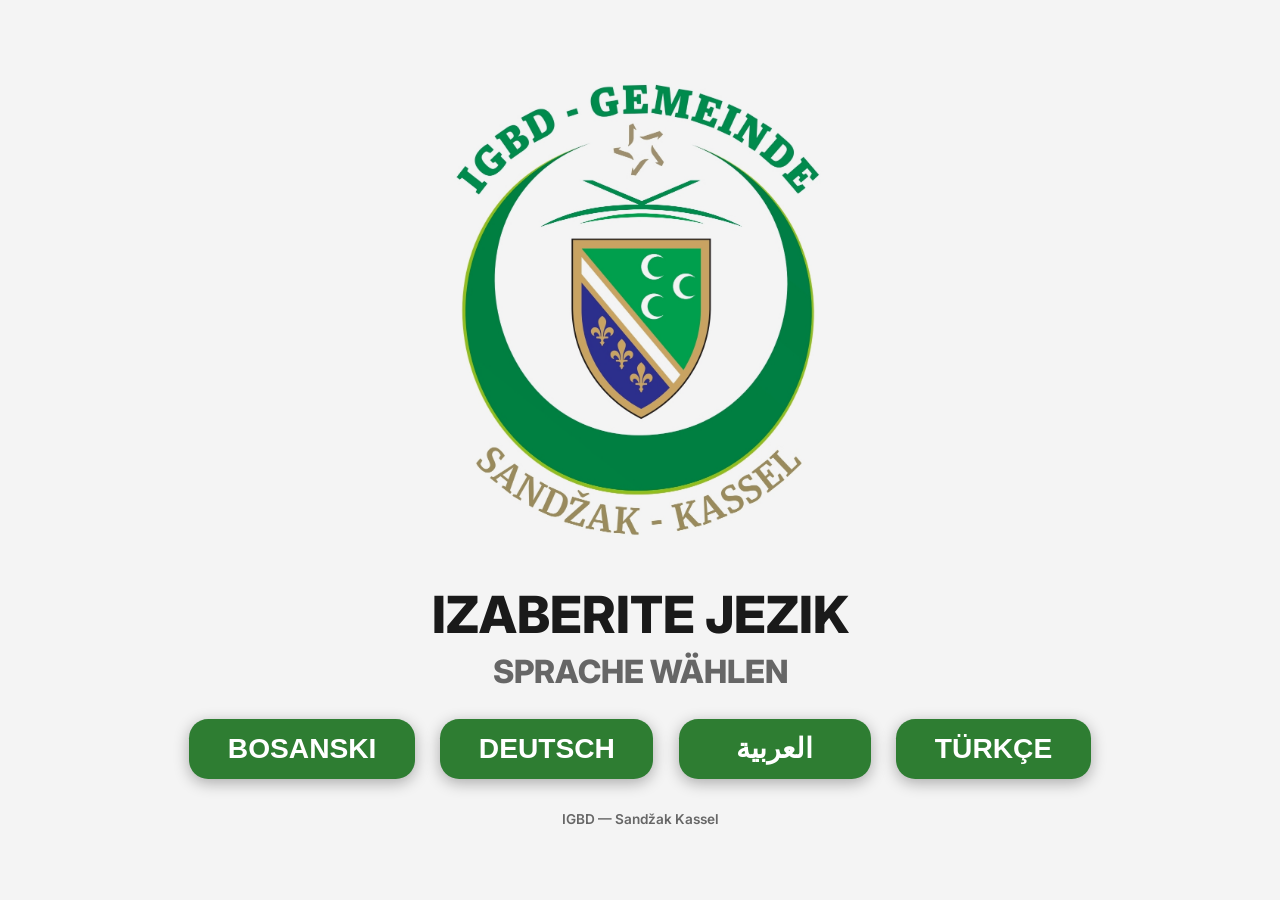
<file: index.html>
<!DOCTYPE html>
<html lang="de">
<head>
    <meta charset="UTF-8">
    <meta name="viewport" content="width=device-width, initial-scale=1.0, maximum-scale=1.0, user-scalable=no">
    <title>Kassel Vaktija - Sprachauswahl</title>

    <!-- SCHRITT 1: Gerät erkennen & richtiges CSS laden -->
    <script src="device-detect.js"></script>

    <link href="https://fonts.googleapis.com/css2?family=Inter:wght@400;700;800&display=swap" rel="stylesheet">
    <link rel="manifest" href="manifest.json">
    <link rel="apple-touch-icon" href="Logo.png">
    <link rel="icon" type="image/png" href="Logo.png">
    <meta name="apple-mobile-web-app-title" content="Kassel Vaktija">
    <meta name="mobile-web-app-capable" content="yes">
    <meta name="theme-color" content="#2E7D32">
    
</head>
<body>

    <div class="language-selection">
        <img src="Logo.png" alt="IGBD Logo" class="selection-logo">

        <h1 class="selection-title">
            IZABERITE JEZIK
            <span>SPRACHE WÄHLEN</span>
        </h1>

        <div class="button-container">
            <button class="lang-btn" onclick="selectLanguage('bs')">BOSANSKI</button>
            <button class="lang-btn" onclick="selectLanguage('de')">DEUTSCH</button>
            <button class="lang-btn" onclick="selectLanguage('ar')">العربية</button>
            <button class="lang-btn" onclick="selectLanguage('tr')">TÜRKÇE</button>
        </div>

        <p style="margin-top:2rem; color:var(--muted); font-size:0.85rem; font-weight:600;">
            IGBD — Sandžak Kassel
        </p>
    </div>

    <script>
        // Sprache in localStorage speichern & weiterleiten
        var langMap = { bs:'bs.html', de:'de.html', ar:'ar.html', tr:'tr.html' };

        // Beim Laden: gespeicherte Sprache automatisch laden
        (function() {
            var saved = localStorage.getItem('vaktija_lang');
            if (saved && langMap[saved]) {
                window.location.replace(langMap[saved]);
            }
        })();

        function selectLanguage(lang) {
            localStorage.setItem('vaktija_lang', lang);
            window.location.href = langMap[lang];
        }

        // PWA Prompt
        var deferredPrompt = null;
        window.addEventListener('beforeinstallprompt', function(e) {
            e.preventDefault();
            deferredPrompt = e;
            var dismissed = localStorage.getItem('pwa_dismissed');
            if (!dismissed || Date.now() > parseInt(dismissed)) {
                var banner = document.getElementById('pwa-install-banner');
                if (banner) banner.style.display = 'flex';
            }
        });
    </script>
</body>
</html>
</file>
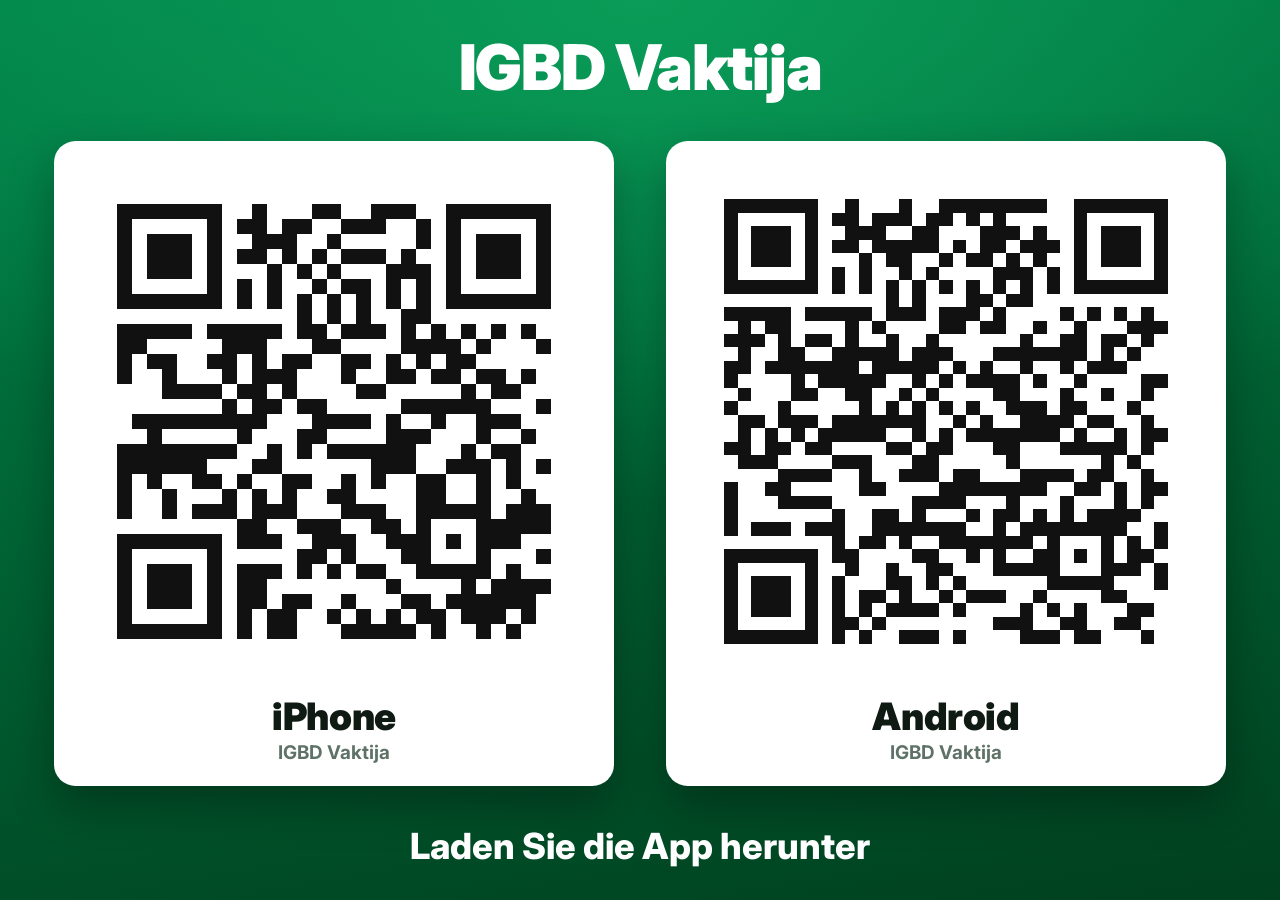
<file: app.html>
<!DOCTYPE html>
<html lang="de">
<head>
    <meta charset="UTF-8">
    <meta name="viewport" content="width=device-width, initial-scale=1.0">
    <title>IGBD Vaktija — App herunterladen</title>

    <link href="https://fonts.googleapis.com/css2?family=Inter:wght@400;600;700;800;900&display=swap" rel="stylesheet">
    <link rel="icon" type="image/png" href="Logo.png">
    <meta name="theme-color" content="#00612F">

    <!--
        DIESE SEITE IST FÜR DEN FERNSEHER GEBAUT, für nichts anderes.

        Sie hängt an keiner anderen Datei: kein device-detect.js, kein style-tv.css,
        kein script.js. Damit kann an ihr nichts kaputtgehen, wenn an der
        Gebetszeiten-Seite etwas geändert wird — und umgekehrt.

        AUFBAU, von oben nach unten:
            IGBD Vaktija            (nur der Name, kein Wappen)
            die beiden Codes        (so groß wie überhaupt möglich)
            Laden Sie die App herunter

        DIE CODES BEKOMMEN DEN GANZEN REST. Sie sind nicht auf eine hübsche Zahl
        gesetzt, sondern auf das, was nach Titel, Beschriftungen und der Zeile unten
        übrig bleibt — deshalb steht bei .card img eine Rechnung und keine feste
        Größe. Höhe UND Breite werden geprüft (min(...)), damit sie auf keinem
        Seitenverhältnis über den Rand laufen.

        Zwei Dinge bleiben, egal wie groß:
        - SIE SCROLLT NIE. Eine Wand hat niemanden, der wischt.
        - REINES WEISS RUNDHERUM. Die Ruhezone gehört zum Code; ohne sie findet eine
          Kamera die drei Ecken nicht zuverlässig.
    -->
    <style>
        :root {
            --green:      #008348;   /* IZ zelena */
            --green-deep: #00401f;
            --gold:       #D4AF37;
            --ink:        #0f1a13;

            /* Was NEBEN den Codes noch Höhe braucht — Titel, Beschriftungen,
               Polster, Zeile unten. Ändert man oben etwas, ändert man diese Zahl,
               und die Codes passen sich von selbst an. */
            --chrome: 35vh;
        }

        * { box-sizing: border-box; margin: 0; padding: 0; }

        html, body {
            width: 100%;
            height: 100%;
            overflow: hidden;              /* nichts scrollt, nie */
        }

        body {
            font-family: 'Inter', system-ui, sans-serif;
            background:
                radial-gradient(120% 90% at 50% 0%, #0a9c58 0%, transparent 62%),
                linear-gradient(170deg, var(--green) 0%, var(--green-deep) 100%);
            color: #fff;
            -webkit-font-smoothing: antialiased;
        }

        .stage {
            position: relative;
            width: 94vw;                   /* Überschussrand: 3 % je Seite */
            height: 92vh;                  /* und 4 % oben wie unten: bei 96vh blieben unten
                                              nur 22 Pixel, und ein Fernseher, der den Rand
                                              beschneidet, hätte die Zeile gekappt */
            margin: 4vh auto;
            display: flex;
            flex-direction: column;
            align-items: center;
            justify-content: space-between;
        }

        /* ---------- oben: nur der Name ---------- */

        .wordmark {
            font-size: 7vh;
            font-weight: 900;
            line-height: 1;
            letter-spacing: -.02em;
            white-space: nowrap;
        }

        /* ---------- Mitte: die beiden Codes, so groß wie es geht ---------- */

        .codes {
            display: flex;
            align-items: center;
            justify-content: center;
            gap: 4vw;
        }

        .card {
            background: #fff;
            border-radius: 2.4vh;
            padding: 2vh 2vh 2.4vh;
            box-shadow: 0 2vh 5vh rgba(0,0,0,.32);
            text-align: center;
        }

        .card img {
            display: block;
            /* Der ganze Rest der Höhe — und nie breiter, als zwei Karten
               nebeneinander vertragen. */
            width:  min(calc(100vh - var(--chrome)), 41vw);
            height: min(calc(100vh - var(--chrome)), 41vw);
            image-rendering: pixelated;    /* harte Kanten statt weichgezeichneter Module */
        }

        /* Die Plattform ist die Hauptinformation: sie sagt, WELCHEN Code man nimmt. */
        .platform {
            display: block;
            margin-top: 1.6vh;
            font-size: 4.2vh;
            font-weight: 900;
            line-height: 1;
            letter-spacing: -.01em;
            color: var(--ink);
        }

        .appname {
            display: block;
            margin-top: .6vh;
            font-size: 2.1vh;
            font-weight: 700;
            color: #5f7268;
        }

        /* ---------- unten: der Aufruf ---------- */

        .call {
            font-size: 4vh;
            font-weight: 800;
            line-height: 1;
            white-space: nowrap;
        }

        /* ---------- schmal oder hochkant ---------- */

        /* Falls doch jemand die Seite am Handy öffnet: untereinander, und dann darf
           gescrollt werden. */
        @media (max-aspect-ratio: 1/1) {
            html, body { overflow: auto; height: auto; }
            .stage {
                width: 90vw;
                height: auto;
                margin: 5vh auto;
                gap: 4vh;
            }
            .wordmark { font-size: 5vh; }
            .codes { flex-direction: column; gap: 4vh; }
            .card img { width: min(60vh, 78vw); height: min(60vh, 78vw); }
            .platform { font-size: 3.6vh; }
            .call { font-size: 3vh; white-space: normal; text-align: center; }
        }
    </style>
</head>
<body>

    <div class="stage">

        <div class="wordmark">IGBD Vaktija</div>

        <div class="codes">

            <div class="card">
                <img src="qr-iphone.png" alt="QR-Code für iPhone">
                <span class="platform">iPhone</span>
                <span class="appname">IGBD Vaktija</span>
            </div>

            <div class="card">
                <img src="qr-android.png" alt="QR-Code für Android">
                <span class="platform">Android</span>
                <span class="appname">IGBD Vaktija</span>
            </div>

        </div>

        <div class="call">Laden Sie die App herunter</div>

    </div>

</body>
</html>
</file>
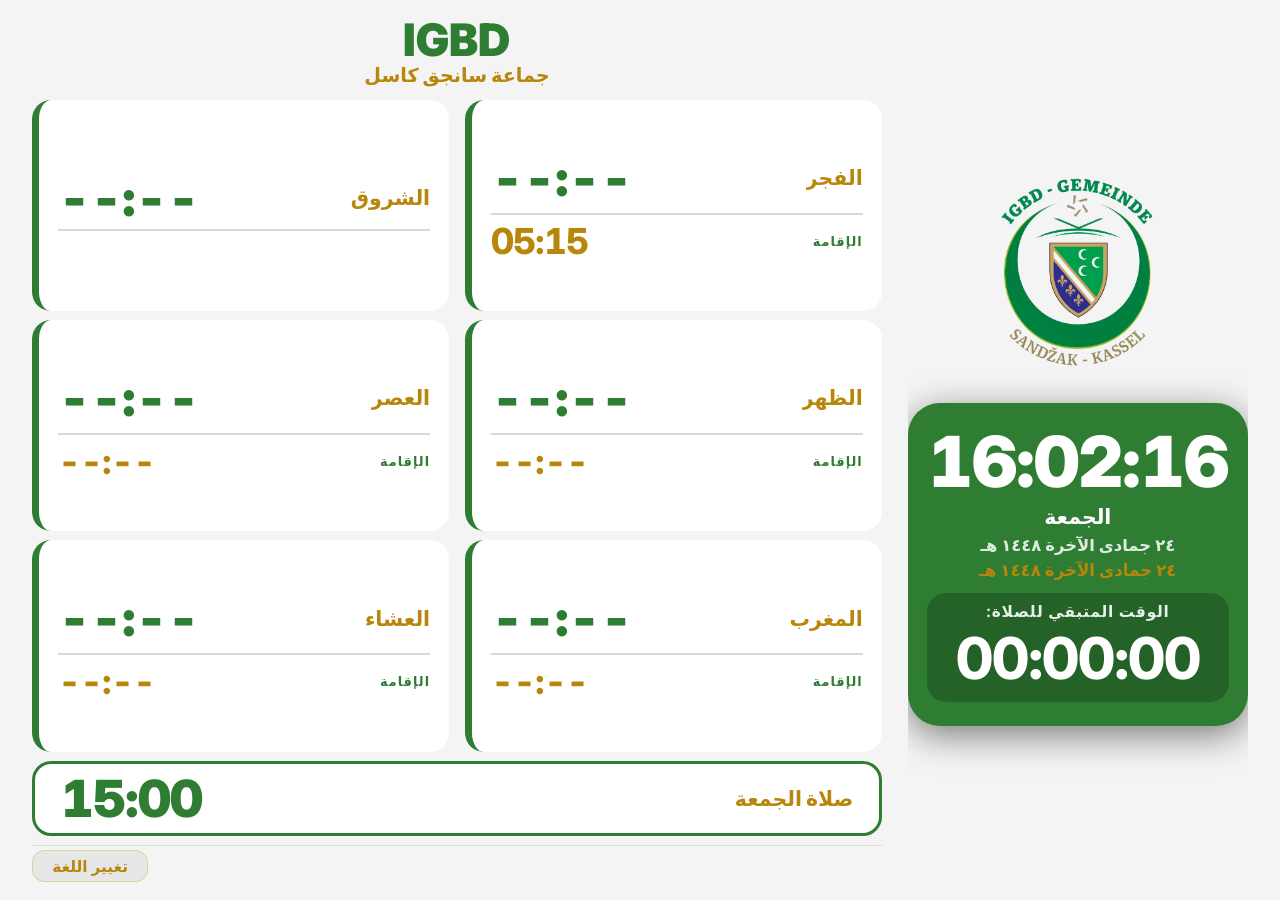
<file: ar.html>
<!DOCTYPE html>
<html lang="ar" dir="rtl">
<head>
    <meta charset="UTF-8">
    <meta name="viewport" content="width=device-width, initial-scale=1.0, maximum-scale=1.0, user-scalable=no">
    <title>Sandžak Kassel - أوقات الصلاة</title>
    <script src="device-detect.js"></script>
    <link href="https://fonts.googleapis.com/css2?family=Inter:wght@400;700;800&display=swap" rel="stylesheet">
    <link rel="manifest" href="manifest.json">
    <link rel="apple-touch-icon" href="Logo.png">
    <link rel="icon" type="image/png" href="Logo.png">
    <meta name="apple-mobile-web-app-title" content="Kassel Vaktija">
    <meta name="mobile-web-app-capable" content="yes">
    <meta name="theme-color" content="#2E7D32">
</head>
<body>

    <div id="pwa-install-banner" class="pwa-banner" style="display:none;">
        <div class="pwa-banner-content">
            <img src="Logo.png" alt="Logo" class="pwa-banner-logo">
            <div class="pwa-banner-text">
                <strong>تثبيت التطبيق</strong>
                <span>إضافة إلى الشاشة الرئيسية</span>
            </div>
        </div>
        <div class="pwa-banner-buttons">
            <button id="pwa-install-btn" class="pwa-btn pwa-btn-yes">تثبيت</button>
            <button id="pwa-dismiss-btn" class="pwa-btn pwa-btn-no">ليس الآن</button>
        </div>
    </div>

    <div class="app-container">

        <!-- LINKE SPALTE — Logo jetzt AUSSERHALB live-info (FIX) -->
        <div class="main-display">
            <img src="Logo.png" alt="IGBD Logo" class="side-logo">

            <div class="live-info">
                <div id="current-time" class="big-clock">00:00:00</div>
                <div class="date-container">
                    <div id="current-date">جاري التحميل...</div>
                    <div id="hijri-date">جاري التحميل...</div>
                </div>
                <div class="countdown-container">
                    <p class="next-label">الوقت المتبقي للصلاة:</p>
                    <div id="countdown-timer" class="timer-digits">00:00:00</div>
                </div>
            </div>
        </div>

        <!-- RECHTE SPALTE -->
        <div class="prayer-list-container">
            <header class="tv-header">
                <h1 class="mosque-name">IGBD</h1>
                <p class="subtitle">جماعة سانجق كاسل</p>
            </header>

            <div class="prayer-card">

                <div class="prayer-group" data-prayer="fajr">
                    <div class="prayer-row">
                        <span class="prayer-name">الفجر</span>
                        <span id="time-fajr" class="prayer-time">--:--</span>
                    </div>
                    <div class="iqamah-row">
                        <span class="iq-label">الإقامة</span>
                        <span id="time-iqamah-fajr" class="iq-time">05:15</span>
                    </div>
                </div>

                <div class="prayer-group">
                    <div class="prayer-row">
                        <span class="prayer-name">الشروق</span>
                        <span id="time-sunrise" class="prayer-time">--:--</span>
                    </div>
                    <div class="iqamah-row sunrise-spacer"></div>
                </div>

                <div class="prayer-group" data-prayer="dhuhr">
                    <div class="prayer-row">
                        <span class="prayer-name">الظهر</span>
                        <span id="time-dhuhr" class="prayer-time">--:--</span>
                    </div>
                    <div class="iqamah-row">
                        <span class="iq-label">الإقامة</span>
                        <span id="time-iqamah-dhuhr" class="iq-time">--:--</span>
                    </div>
                </div>

                <div class="prayer-group" data-prayer="asr">
                    <div class="prayer-row">
                        <span class="prayer-name">العصر</span>
                        <span id="time-asr" class="prayer-time">--:--</span>
                    </div>
                    <div class="iqamah-row">
                        <span class="iq-label">الإقامة</span>
                        <span id="time-iqamah-asr" class="iq-time">--:--</span>
                    </div>
                </div>

                <div class="prayer-group" data-prayer="maghrib">
                    <div class="prayer-row">
                        <span class="prayer-name">المغرب</span>
                        <span id="time-maghrib" class="prayer-time">--:--</span>
                    </div>
                    <div class="iqamah-row">
                        <span class="iq-label">الإقامة</span>
                        <span id="time-maghrib-iqamah" class="iq-time">--:--</span>
                    </div>
                </div>

                <div class="prayer-group" data-prayer="isha">
                    <div class="prayer-row">
                        <span class="prayer-name">العشاء</span>
                        <span id="time-isha" class="prayer-time">--:--</span>
                    </div>
                    <div class="iqamah-row">
                        <span class="iq-label">الإقامة</span>
                        <span id="time-iqamah-isha" class="iq-time">--:--</span>
                    </div>
                </div>

            </div>

            <div class="jumuah-container">
                <div class="prayer-row">
                    <span class="prayer-name">صلاة الجمعة</span>
                    <span id="time-jumuah" class="prayer-time">15:00</span>
                </div>
            </div>

            <div class="footer-nav">
                <a href="index.html" onclick="localStorage.removeItem('vaktija_lang')" class="lang-switch-link-green">تغيير اللغة</a>
            </div>
        </div>

    </div>

    <script src="script.js?v=3.0"></script>
</body>
</html>
</file>
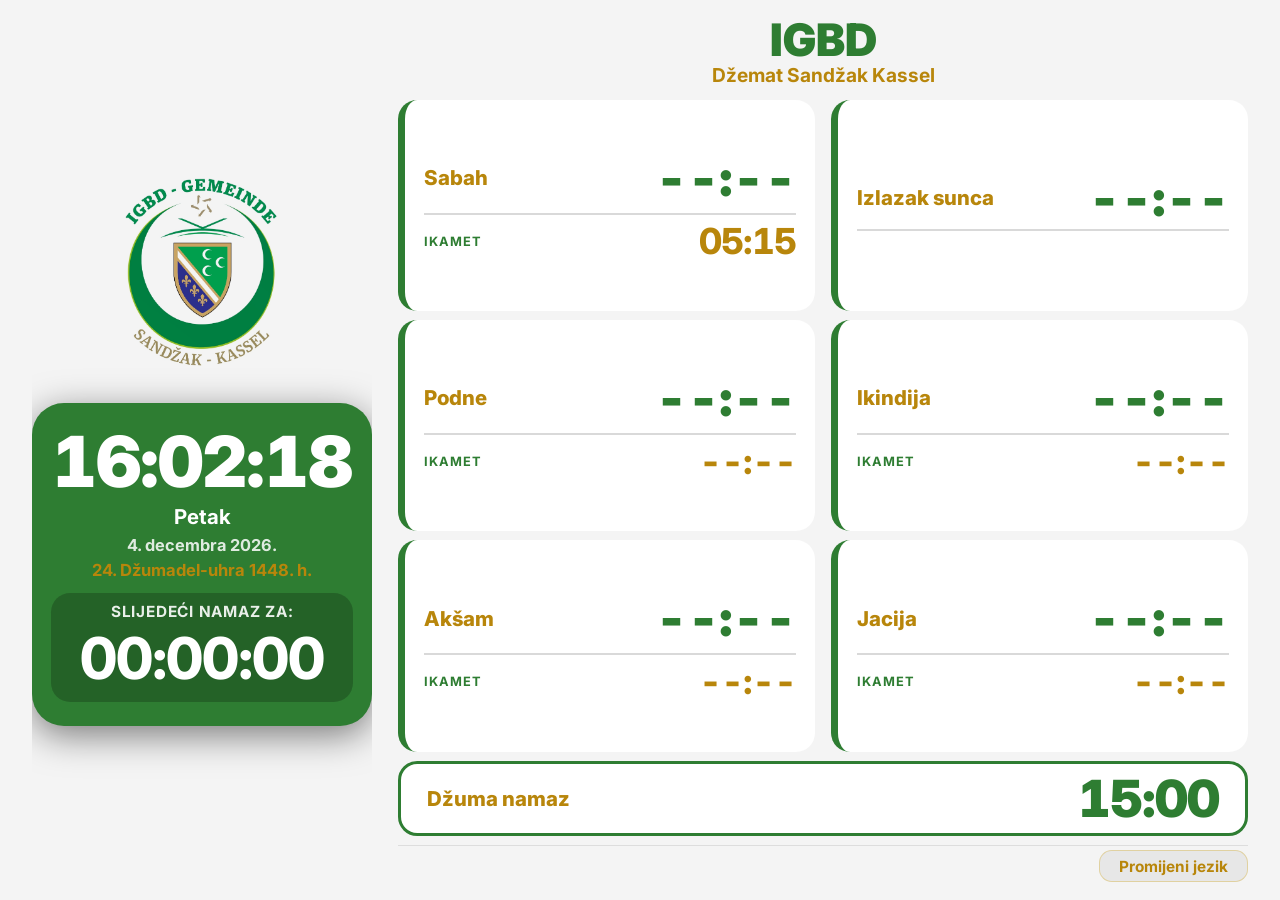
<file: bs.html>
<!DOCTYPE html>
<html lang="bs">
<head>
    <meta charset="UTF-8">
    <meta name="viewport" content="width=device-width, initial-scale=1.0, maximum-scale=1.0, user-scalable=no">
    <title>Sandžak Kassel - Vaktija</title>
    <script src="device-detect.js"></script>
    <link href="https://fonts.googleapis.com/css2?family=Inter:wght@400;700;800&display=swap" rel="stylesheet">
    <link rel="manifest" href="manifest.json">
    <link rel="apple-touch-icon" href="Logo.png">
    <link rel="icon" type="image/png" href="Logo.png">
    <meta name="apple-mobile-web-app-title" content="Kassel Vaktija">
    <meta name="mobile-web-app-capable" content="yes">
    <meta name="theme-color" content="#2E7D32">
</head>
<body>

    <div id="pwa-install-banner" class="pwa-banner" style="display:none;">
        <div class="pwa-banner-content">
            <img src="Logo.png" alt="Logo" class="pwa-banner-logo">
            <div class="pwa-banner-text">
                <strong>Instaliraj aplikaciju</strong>
                <span>Dodaj na početni ekran</span>
            </div>
        </div>
        <div class="pwa-banner-buttons">
            <button id="pwa-install-btn" class="pwa-btn pwa-btn-yes">Instaliraj</button>
            <button id="pwa-dismiss-btn" class="pwa-btn pwa-btn-no">Ne sada</button>
        </div>
    </div>

    <div class="app-container">

        <!-- LINKE SPALTE -->
        <div class="main-display">
            <img src="Logo.png" class="side-logo" alt="IGBD Logo">

            <div class="live-info">
                <div id="current-time" class="big-clock">00:00:00</div>
                <div class="date-container">
                    <div id="current-date">Učitavanje...</div>
                    <div id="hijri-date">Učitavanje...</div>
                </div>
                <div class="countdown-container">
                    <p class="next-label">Slijedeći namaz za:</p>
                    <div id="countdown-timer" class="timer-digits">00:00:00</div>
                </div>
            </div>
        </div>

        <!-- DESNA KOLONA -->
        <div class="prayer-list-container">
            <header class="tv-header">
                <h1 class="mosque-name">IGBD</h1>
                <p class="subtitle">Džemat Sandžak Kassel</p>
            </header>

            <div class="prayer-card">

                <div class="prayer-group" data-prayer="fajr">
                    <div class="prayer-row">
                        <span class="prayer-name">Sabah</span>
                        <span id="time-fajr" class="prayer-time">--:--</span>
                    </div>
                    <div class="iqamah-row">
                        <span class="iq-label">Ikamet</span>
                        <span id="time-iqamah-fajr" class="iq-time">05:15</span>
                    </div>
                </div>

                <div class="prayer-group">
                    <div class="prayer-row">
                        <span class="prayer-name">Izlazak sunca</span>
                        <span id="time-sunrise" class="prayer-time">--:--</span>
                    </div>
                    <div class="iqamah-row sunrise-spacer"></div>
                </div>

                <div class="prayer-group" data-prayer="dhuhr">
                    <div class="prayer-row">
                        <span class="prayer-name">Podne</span>
                        <span id="time-dhuhr" class="prayer-time">--:--</span>
                    </div>
                    <div class="iqamah-row">
                        <span class="iq-label">Ikamet</span>
                        <span id="time-iqamah-dhuhr" class="iq-time">--:--</span>
                    </div>
                </div>

                <div class="prayer-group" data-prayer="asr">
                    <div class="prayer-row">
                        <span class="prayer-name">Ikindija</span>
                        <span id="time-asr" class="prayer-time">--:--</span>
                    </div>
                    <div class="iqamah-row">
                        <span class="iq-label">Ikamet</span>
                        <span id="time-iqamah-asr" class="iq-time">--:--</span>
                    </div>
                </div>

                <div class="prayer-group" data-prayer="maghrib">
                    <div class="prayer-row">
                        <span class="prayer-name">Akšam</span>
                        <span id="time-maghrib" class="prayer-time">--:--</span>
                    </div>
                    <div class="iqamah-row">
                        <span class="iq-label">Ikamet</span>
                        <span id="time-maghrib-iqamah" class="iq-time">--:--</span>
                    </div>
                </div>

                <div class="prayer-group" data-prayer="isha">
                    <div class="prayer-row">
                        <span class="prayer-name">Jacija</span>
                        <span id="time-isha" class="prayer-time">--:--</span>
                    </div>
                    <div class="iqamah-row">
                        <span class="iq-label">Ikamet</span>
                        <span id="time-iqamah-isha" class="iq-time">--:--</span>
                    </div>
                </div>

            </div>

            <div class="jumuah-container">
                <div class="prayer-row">
                    <span class="prayer-name">Džuma namaz</span>
                    <span id="time-jumuah" class="prayer-time">15:00</span>
                </div>
            </div>

            <div class="footer-nav">
                <a href="index.html" onclick="localStorage.removeItem('vaktija_lang')" class="lang-switch-link-green">Promijeni jezik</a>                
            </div>
        </div>

    </div>

    <script src="script.js?v=3.0"></script>
</body>
</html>
</file>
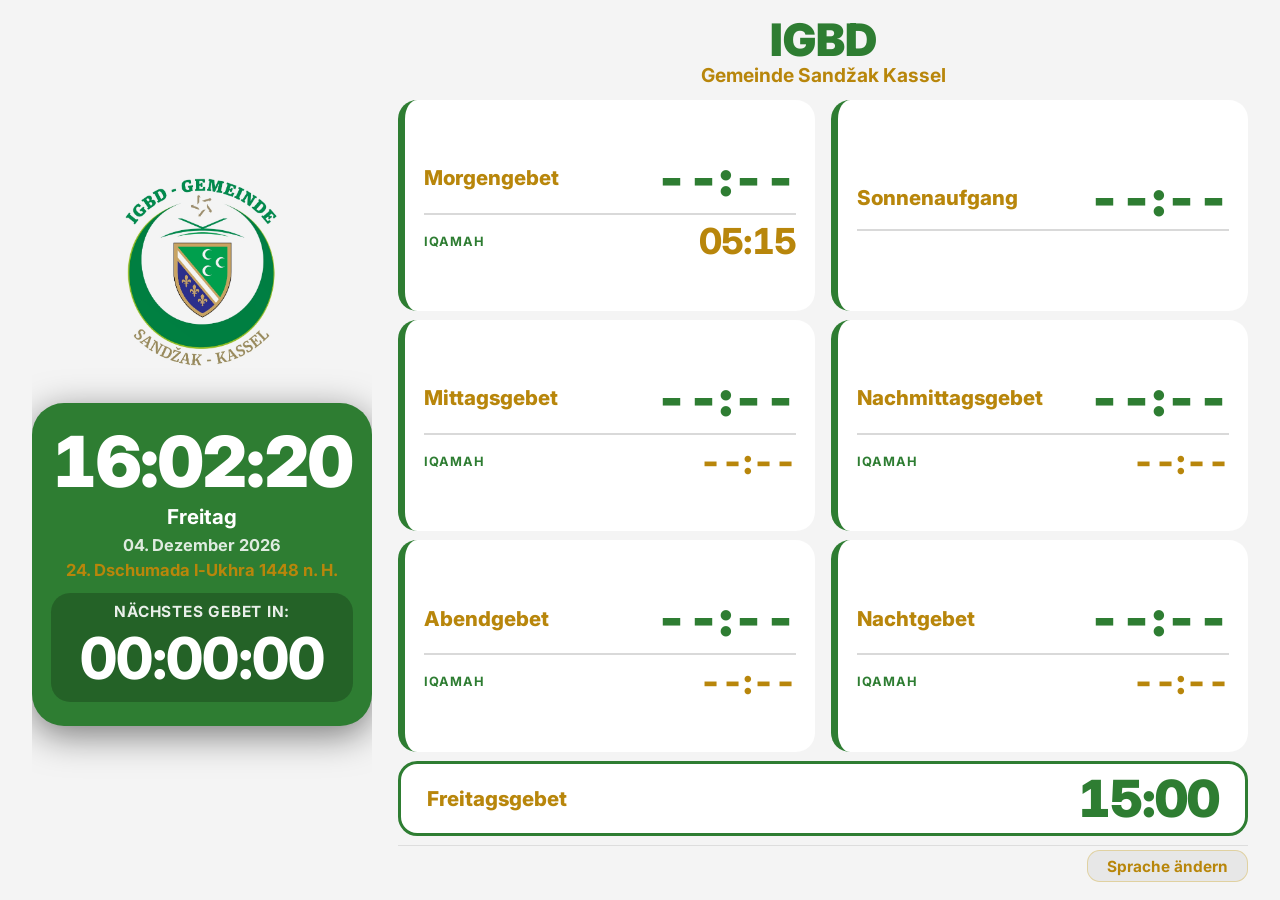
<file: de.html>
<!DOCTYPE html>
<html lang="de">
<head>
    <meta charset="UTF-8">
    <meta name="viewport" content="width=device-width, initial-scale=1.0, maximum-scale=1.0, user-scalable=no">
    <title>Sandžak Kassel - Gebetszeiten</title>
    <script src="device-detect.js"></script>
    <link href="https://fonts.googleapis.com/css2?family=Inter:wght@400;700;800&display=swap" rel="stylesheet">
    <link rel="manifest" href="manifest.json">
    <link rel="apple-touch-icon" href="Logo.png">
    <link rel="icon" type="image/png" href="Logo.png">
    <meta name="apple-mobile-web-app-title" content="Kassel Vaktija">
    <meta name="mobile-web-app-capable" content="yes">
    <meta name="theme-color" content="#2E7D32">
</head>
<body>

    <div id="pwa-install-banner" class="pwa-banner" style="display:none;">
        <div class="pwa-banner-content">
            <img src="Logo.png" alt="Logo" class="pwa-banner-logo">
            <div class="pwa-banner-text">
                <strong>App installieren</strong>
                <span>Zum Startbildschirm hinzufügen</span>
            </div>
        </div>
        <div class="pwa-banner-buttons">
            <button id="pwa-install-btn" class="pwa-btn pwa-btn-yes">Installieren</button>
            <button id="pwa-dismiss-btn" class="pwa-btn pwa-btn-no">Nicht jetzt</button>
        </div>
    </div>

    <div class="app-container">

        <!-- LINKE SPALTE -->
        <div class="main-display">
            <img src="Logo.png" alt="IGBD Logo" class="side-logo">

            <div class="live-info">
                <div id="current-time" class="big-clock">00:00:00</div>
                <div class="date-container">
                    <div id="current-date">Lädt...</div>
                    <div id="hijri-date">Lädt...</div>
                </div>
                <div class="countdown-container">
                    <p class="next-label">Nächstes Gebet in:</p>
                    <div id="countdown-timer" class="timer-digits">00:00:00</div>
                </div>
            </div>
        </div>

        <!-- RECHTE SPALTE -->
        <div class="prayer-list-container">
            <header class="tv-header">
                <h1 class="mosque-name">IGBD</h1>
                <p class="subtitle">Gemeinde Sandžak Kassel</p>
            </header>

            <div class="prayer-card">

                <div class="prayer-group" data-prayer="fajr">
                    <div class="prayer-row">
                        <span class="prayer-name">Morgengebet</span>
                        <span id="time-fajr" class="prayer-time">--:--</span>
                    </div>
                    <div class="iqamah-row">
                        <span class="iq-label">Iqamah</span>
                        <span id="time-iqamah-fajr" class="iq-time">05:15</span>
                    </div>
                </div>

                <div class="prayer-group">
                    <div class="prayer-row">
                        <span class="prayer-name">Sonnenaufgang</span>
                        <span id="time-sunrise" class="prayer-time">--:--</span>
                    </div>
                    <div class="iqamah-row sunrise-spacer"></div>
                </div>

                <div class="prayer-group" data-prayer="dhuhr">
                    <div class="prayer-row">
                        <span class="prayer-name">Mittagsgebet</span>
                        <span id="time-dhuhr" class="prayer-time">--:--</span>
                    </div>
                    <div class="iqamah-row">
                        <span class="iq-label">Iqamah</span>
                        <span id="time-iqamah-dhuhr" class="iq-time">--:--</span>
                    </div>
                </div>

                <div class="prayer-group" data-prayer="asr">
                    <div class="prayer-row">
                        <span class="prayer-name">Nachmittagsgebet</span>
                        <span id="time-asr" class="prayer-time">--:--</span>
                    </div>
                    <div class="iqamah-row">
                        <span class="iq-label">Iqamah</span>
                        <span id="time-iqamah-asr" class="iq-time">--:--</span>
                    </div>
                </div>

                <div class="prayer-group" data-prayer="maghrib">
                    <div class="prayer-row">
                        <span class="prayer-name">Abendgebet</span>
                        <span id="time-maghrib" class="prayer-time">--:--</span>
                    </div>
                    <div class="iqamah-row">
                        <span class="iq-label">Iqamah</span>
                        <span id="time-maghrib-iqamah" class="iq-time">--:--</span>
                    </div>
                </div>

                <div class="prayer-group" data-prayer="isha">
                    <div class="prayer-row">
                        <span class="prayer-name">Nachtgebet</span>
                        <span id="time-isha" class="prayer-time">--:--</span>
                    </div>
                    <div class="iqamah-row">
                        <span class="iq-label">Iqamah</span>
                        <span id="time-iqamah-isha" class="iq-time">--:--</span>
                    </div>
                </div>

            </div>

            <div class="jumuah-container">
                <div class="prayer-row">
                    <span class="prayer-name">Freitagsgebet</span>
                    <span id="time-jumuah" class="prayer-time">15:00</span>
                </div>
            </div>

            <div class="footer-nav">
                <a href="index.html" onclick="localStorage.removeItem('vaktija_lang')" class="lang-switch-link-green">Sprache ändern</a>
            </div>
        </div>

    </div>

    <script src="script.js?v=3.0"></script>
</body>
</html>
</file>
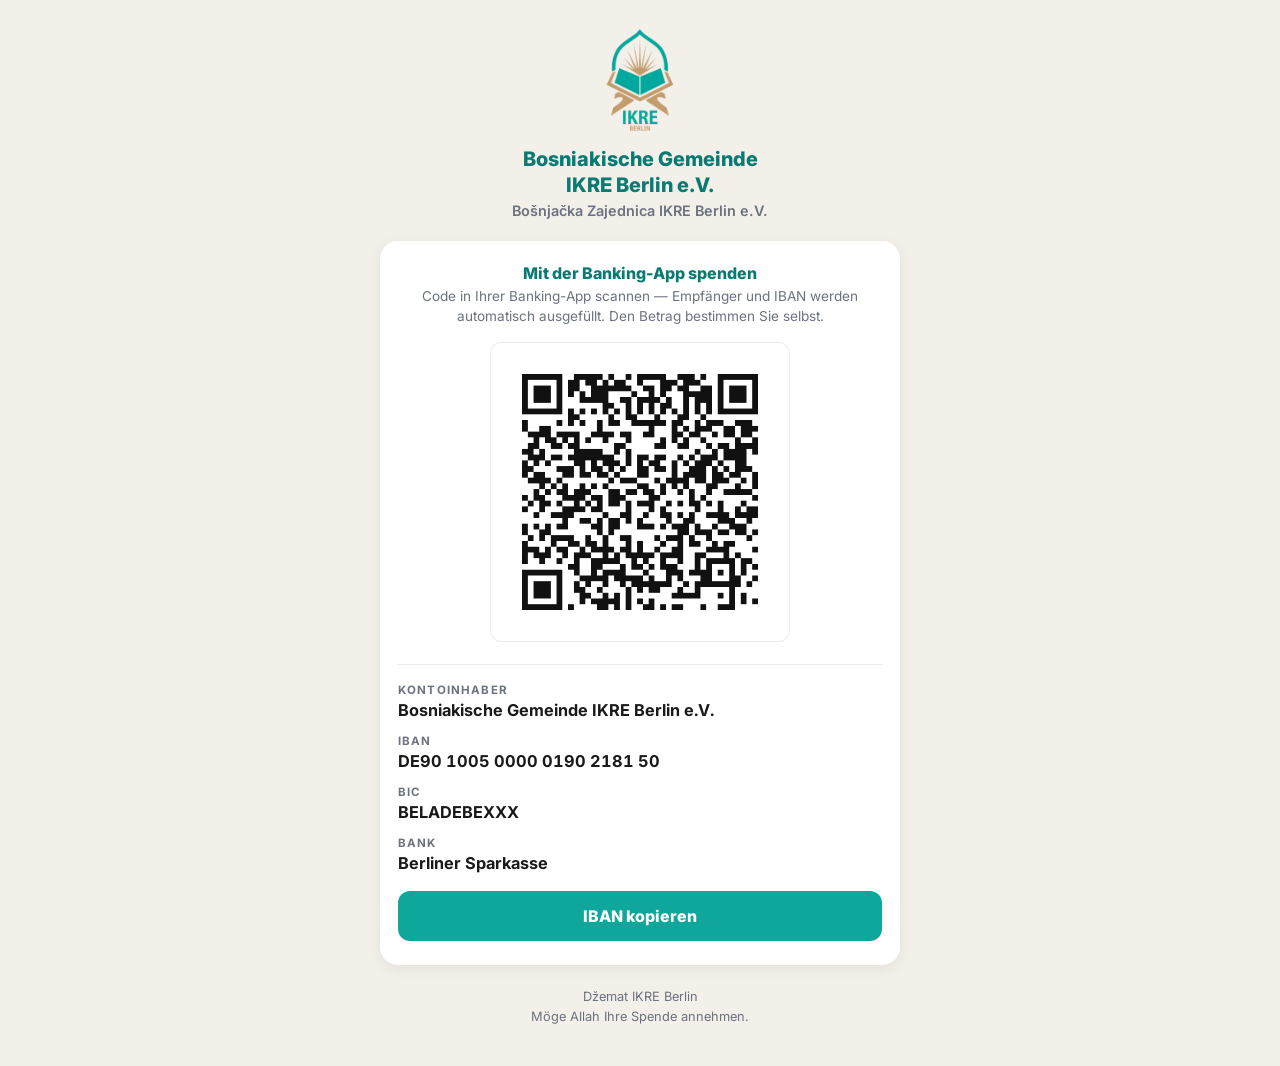
<file: spenden-ikre-berlin.html>
<!DOCTYPE html>
<html lang="de">
<head>
    <meta charset="UTF-8">
    <meta name="viewport" content="width=device-width, initial-scale=1.0">
    <title>Spenden — Bosniakische Gemeinde IKRE Berlin e.V.</title>

    <link href="https://fonts.googleapis.com/css2?family=Inter:wght@400;600;700;800;900&display=swap" rel="stylesheet">
    <meta name="theme-color" content="#0FA69B">

    <!--
        Diese Seite öffnet sich, wenn jemand in der App bei der Gemeinde Berlin auf
        "Spenden" tippt. Sie wird also auf einem TELEFON gelesen, im Stehen.

        WARUM ES DIESE SEITE ÜBERHAUPT GIBT
        Die App erwartet hinter "Spenden" eine Internetadresse — bei Kassel ist das
        PayPal. Berlin hat kein PayPal, sondern ein Bankkonto. Statt die App dafür zu
        ändern und auf die nächste Google-Prüfung zu warten, zeigt diese Seite die
        Bankdaten. Sie funktioniert mit der App, die heute im Store steht.

        DER GIROCODE IST DER EIGENTLICHE PUNKT. Niemand tippt 22 Zeichen ab, während
        er im Moscheeeingang steht. Jede deutsche Banking-App erkennt diesen Code:
        scannen, und Empfänger, IBAN und Verwendungszweck stehen schon im Formular.
        Der Betrag bleibt leer — den bestimmt der Spender.

        Die Farben sind die von IKRE Berlin (Türkis und Sand), nicht die von Kassel.
        Es ist ihre Spendenseite.
    -->
    <style>
        :root {
            --teal:  #0FA69B;
            --teal-deep: #0b7a72;
            --sand:  #C9A227;
            --page:  #f3efe9;
            --card:  #ffffff;
            --ink:   #1a1a1a;
            --muted: #6b7280;
        }

        * { box-sizing: border-box; margin: 0; padding: 0; }

        body {
            font-family: 'Inter', system-ui, sans-serif;
            background: var(--page);
            color: var(--ink);
            min-height: 100vh;
            padding: 26px 16px 40px;
            -webkit-font-smoothing: antialiased;
        }

        .sheet { max-width: 520px; margin: 0 auto; }

        header { text-align: center; margin-bottom: 22px; }

        .logo {
            width: 108px;
            height: 108px;
            object-fit: contain;
            margin: 0 auto 12px;
            display: block;
        }

        h1 {
            font-size: 1.25rem;
            font-weight: 800;
            color: var(--teal-deep);
            line-height: 1.3;
        }

        .sub {
            margin-top: 4px;
            font-size: .9rem;
            font-weight: 600;
            color: var(--muted);
        }

        .card {
            background: var(--card);
            border-radius: 18px;
            padding: 22px 18px 24px;
            box-shadow: 0 3px 14px rgba(0,0,0,.07);
            text-align: center;
        }

        .card h2 {
            font-size: 1rem;
            font-weight: 800;
            color: var(--teal-deep);
            margin-bottom: 4px;
        }

        .hint {
            font-size: .85rem;
            color: var(--muted);
            line-height: 1.45;
            margin-bottom: 16px;
        }

        /* Reines Weiß rundherum gehört zum Code — ohne diese Ruhezone findet die
           Kamera der Banking-App die Ecken nicht zuverlässig. */
        .giro {
            width: 100%;
            max-width: 300px;
            height: auto;
            margin: 0 auto;
            display: block;
            background: #fff;
            border: 1px solid rgba(0,0,0,.08);
            border-radius: 12px;
            padding: 8px;
        }

        .rows {
            margin-top: 22px;
            text-align: left;
            border-top: 1px solid rgba(0,0,0,.08);
            padding-top: 18px;
        }

        .row { margin-bottom: 14px; }
        .row:last-child { margin-bottom: 0; }

        .label {
            display: block;
            font-size: .72rem;
            font-weight: 700;
            letter-spacing: .1em;
            text-transform: uppercase;
            color: var(--muted);
            margin-bottom: 3px;
        }

        /* Kontonummern liest man Ziffer für Ziffer — Tabellenziffern, damit keine
           schmaler ist als die andere, und umbruchfest in Vierergruppen. */
        .value {
            font-size: 1.02rem;
            font-weight: 700;
            font-variant-numeric: tabular-nums;
            word-break: break-word;
        }

        .copy {
            display: block;
            width: 100%;
            margin-top: 18px;
            padding: 15px;
            border: 0;
            border-radius: 12px;
            background: var(--teal);
            color: #fff;
            font-family: inherit;
            font-size: 1rem;
            font-weight: 800;
            cursor: pointer;
        }
        .copy:active { background: var(--teal-deep); }
        .copy.done { background: var(--sand); }

        footer {
            margin-top: 22px;
            text-align: center;
            font-size: .8rem;
            color: var(--muted);
            line-height: 1.5;
        }
    </style>
</head>
<body>

    <div class="sheet">

        <header>
            <img src="logo-ikre-berlin.png" alt="IKRE Berlin" class="logo"
                 onerror="this.style.display='none'">
            <h1>Bosniakische Gemeinde<br>IKRE Berlin e.V.</h1>
            <p class="sub">Bošnjačka Zajednica IKRE Berlin e.V.</p>
        </header>

        <div class="card">

            <h2>Mit der Banking-App spenden</h2>
            <p class="hint">
                Code in Ihrer Banking-App scannen — Empfänger und IBAN werden
                automatisch ausgefüllt. Den Betrag bestimmen Sie selbst.
            </p>

            <img src="girocode-ikre-berlin.png" alt="GiroCode zum Scannen" class="giro">

            <div class="rows">
                <div class="row">
                    <span class="label">Kontoinhaber</span>
                    <span class="value">Bosniakische Gemeinde IKRE Berlin e.V.</span>
                </div>
                <div class="row">
                    <span class="label">IBAN</span>
                    <span class="value" id="iban">DE90 1005 0000 0190 2181 50</span>
                </div>
                <div class="row">
                    <span class="label">BIC</span>
                    <span class="value">BELADEBEXXX</span>
                </div>
                <div class="row">
                    <span class="label">Bank</span>
                    <span class="value">Berliner Sparkasse</span>
                </div>
            </div>

            <button class="copy" id="copy">IBAN kopieren</button>

        </div>

        <footer>
            Džemat IKRE Berlin<br>
            Möge Allah Ihre Spende annehmen.
        </footer>

    </div>

    <script>
        // Ohne Leerzeichen in die Zwischenablage: so will es jede Banking-App.
        // Die Anzeige behält die Vierergruppen, weil man die vorlesen kann.
        (function () {
            var btn = document.getElementById('copy');
            var iban = document.getElementById('iban').textContent.replace(/\s+/g, '');

            btn.addEventListener('click', function () {
                function done() {
                    btn.textContent = 'IBAN kopiert ✓';
                    btn.classList.add('done');
                    setTimeout(function () {
                        btn.textContent = 'IBAN kopieren';
                        btn.classList.remove('done');
                    }, 2500);
                }

                if (navigator.clipboard && navigator.clipboard.writeText) {
                    navigator.clipboard.writeText(iban).then(done, fallback);
                } else {
                    fallback();
                }

                // Ältere Browser in eingebetteten Ansichten können navigator.clipboard
                // nicht — dann über ein verstecktes Feld, statt den Knopf tot zu lassen.
                function fallback() {
                    var t = document.createElement('textarea');
                    t.value = iban;
                    t.setAttribute('readonly', '');
                    t.style.position = 'absolute';
                    t.style.left = '-9999px';
                    document.body.appendChild(t);
                    t.select();
                    try { document.execCommand('copy'); done(); } catch (e) { /* still nichts */ }
                    document.body.removeChild(t);
                }
            });
        })();
    </script>

</body>
</html>
</file>
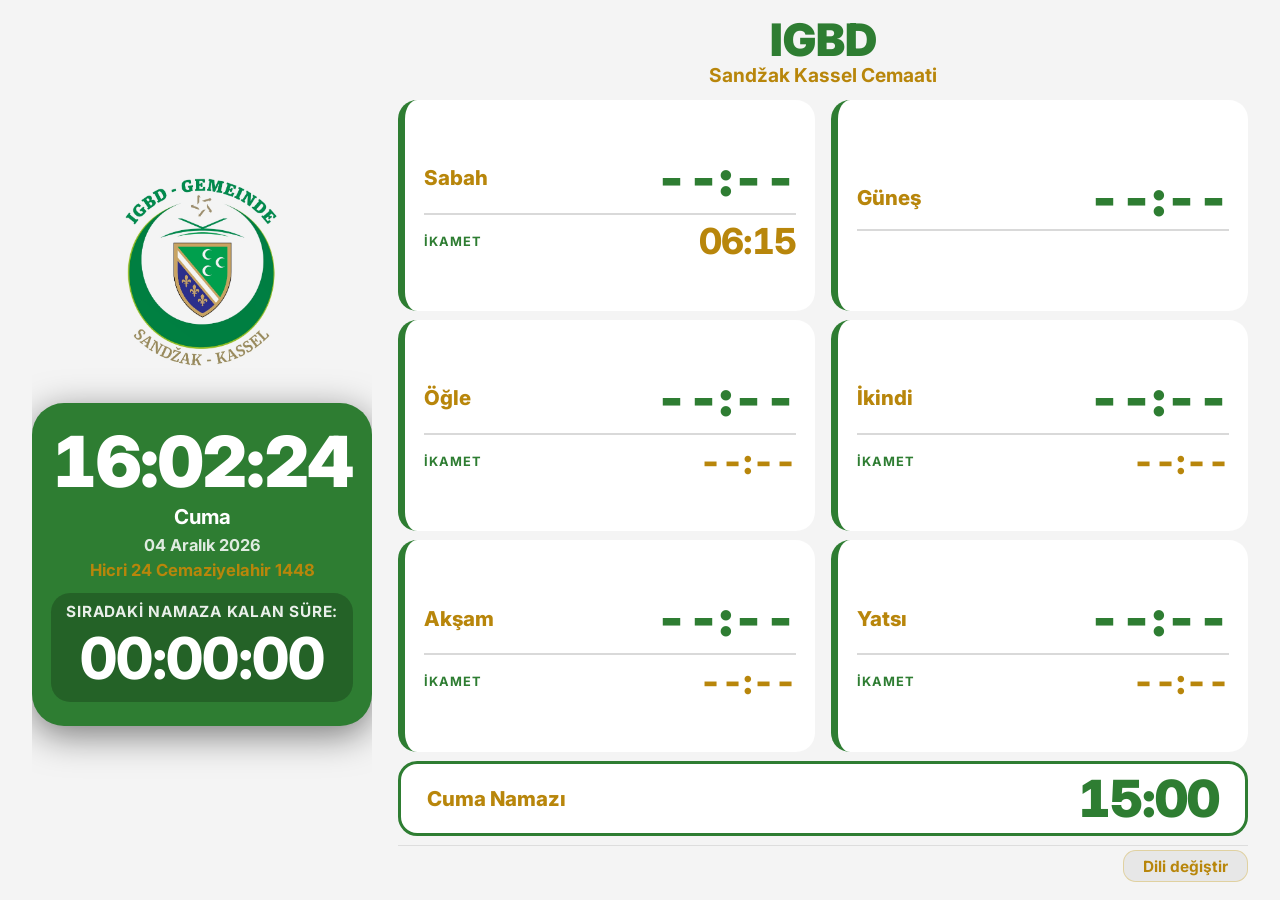
<file: tr.html>
<!DOCTYPE html>
<html lang="tr">
<head>
    <meta charset="UTF-8">
    <meta name="viewport" content="width=device-width, initial-scale=1.0, maximum-scale=1.0, user-scalable=no">
    <title>Sandžak Kassel - Namaz Vakitleri</title>
    <script src="device-detect.js"></script>
    <link href="https://fonts.googleapis.com/css2?family=Inter:wght@400;700;800&display=swap" rel="stylesheet">
    <link rel="manifest" href="manifest.json">
    <link rel="apple-touch-icon" href="Logo.png">
    <link rel="icon" type="image/png" href="Logo.png">
    <meta name="apple-mobile-web-app-title" content="Kassel Vaktija">
    <meta name="mobile-web-app-capable" content="yes">
    <meta name="theme-color" content="#2E7D32">
</head>
<body>

    <div id="pwa-install-banner" class="pwa-banner" style="display:none;">
        <div class="pwa-banner-content">
            <img src="Logo.png" alt="Logo" class="pwa-banner-logo">
            <div class="pwa-banner-text">
                <strong>Uygulamayı Yükle</strong>
                <span>Ana ekrana ekle</span>
            </div>
        </div>
        <div class="pwa-banner-buttons">
            <button id="pwa-install-btn" class="pwa-btn pwa-btn-yes">Yükle</button>
            <button id="pwa-dismiss-btn" class="pwa-btn pwa-btn-no">Şimdi değil</button>
        </div>
    </div>

    <div class="app-container">

        <!-- LINKE SPALTE — Logo jetzt AUSSERHALB live-info (FIX) -->
        <div class="main-display">
            <img src="Logo.png" alt="IGBD Logo" class="side-logo">

            <div class="live-info">
                <div id="current-time" class="big-clock">00:00:00</div>
                <div class="date-container">
                    <div id="current-date">Yükleniyor...</div>
                    <div id="hijri-date">Yükleniyor...</div>
                </div>
                <div class="countdown-container">
                    <p class="next-label">Sıradaki namaza kalan süre:</p>
                    <div id="countdown-timer" class="timer-digits">00:00:00</div>
                </div>
            </div>
        </div>

        <!-- RECHTE SPALTE -->
        <div class="prayer-list-container">
            <header class="tv-header">
                <h1 class="mosque-name">IGBD</h1>
                <p class="subtitle">Sandžak Kassel Cemaati</p>
            </header>

            <div class="prayer-card">

                <div class="prayer-group" data-prayer="fajr">
                    <div class="prayer-row">
                        <span class="prayer-name">Sabah</span>
                        <span id="time-fajr" class="prayer-time">--:--</span>
                    </div>
                    <div class="iqamah-row">
                        <span class="iq-label">İkamet</span>
                        <span id="time-iqamah-fajr" class="iq-time">06:15</span>
                    </div>
                </div>

                <div class="prayer-group">
                    <div class="prayer-row">
                        <span class="prayer-name">Güneş</span>
                        <span id="time-sunrise" class="prayer-time">--:--</span>
                    </div>
                    <div class="iqamah-row sunrise-spacer"></div>
                </div>

                <div class="prayer-group" data-prayer="dhuhr">
                    <div class="prayer-row">
                        <span class="prayer-name">Öğle</span>
                        <span id="time-dhuhr" class="prayer-time">--:--</span>
                    </div>
                    <div class="iqamah-row">
                        <span class="iq-label">İkamet</span>
                        <span id="time-iqamah-dhuhr" class="iq-time">--:--</span>
                    </div>
                </div>

                <div class="prayer-group" data-prayer="asr">
                    <div class="prayer-row">
                        <span class="prayer-name">İkindi</span>
                        <span id="time-asr" class="prayer-time">--:--</span>
                    </div>
                    <div class="iqamah-row">
                        <span class="iq-label">İkamet</span>
                        <span id="time-iqamah-asr" class="iq-time">--:--</span>
                    </div>
                </div>

                <div class="prayer-group" data-prayer="maghrib">
                    <div class="prayer-row">
                        <span class="prayer-name">Akşam</span>
                        <span id="time-maghrib" class="prayer-time">--:--</span>
                    </div>
                    <div class="iqamah-row">
                        <span class="iq-label">İkamet</span>
                        <span id="time-maghrib-iqamah" class="iq-time">--:--</span>
                    </div>
                </div>

                <div class="prayer-group" data-prayer="isha">
                    <div class="prayer-row">
                        <span class="prayer-name">Yatsı</span>
                        <span id="time-isha" class="prayer-time">--:--</span>
                    </div>
                    <div class="iqamah-row">
                        <span class="iq-label">İkamet</span>
                        <span id="time-iqamah-isha" class="iq-time">--:--</span>
                    </div>
                </div>

            </div>

            <div class="jumuah-container">
                <div class="prayer-row">
                    <span class="prayer-name">Cuma Namazı</span>
                    <span id="time-jumuah" class="prayer-time">15:00</span>
                </div>
            </div>

            <div class="footer-nav">
                <a href="index.html" onclick="localStorage.removeItem('vaktija_lang')" class="lang-switch-link-green">Dili değiştir</a>
            </div>
        </div>

    </div>

    <script src="script.js?v=3.0"></script>
</body>
</html>
</file>
